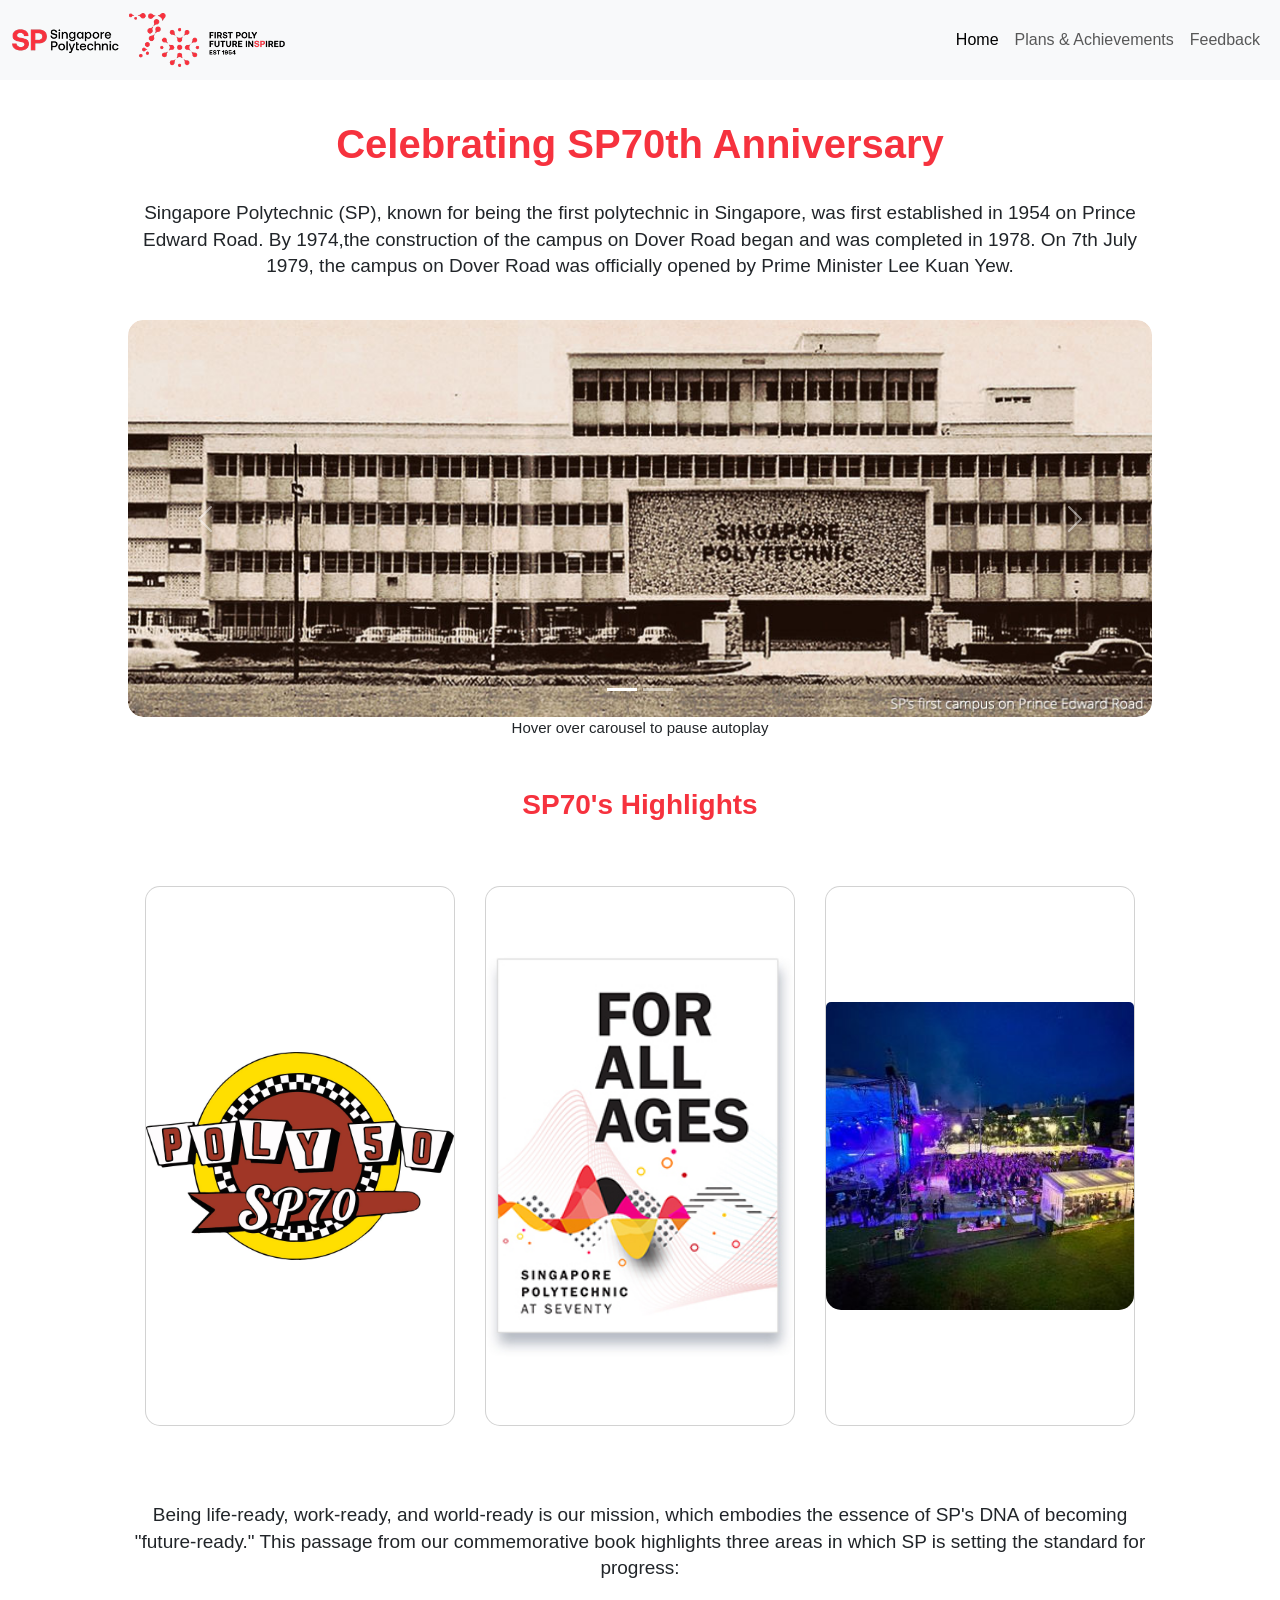
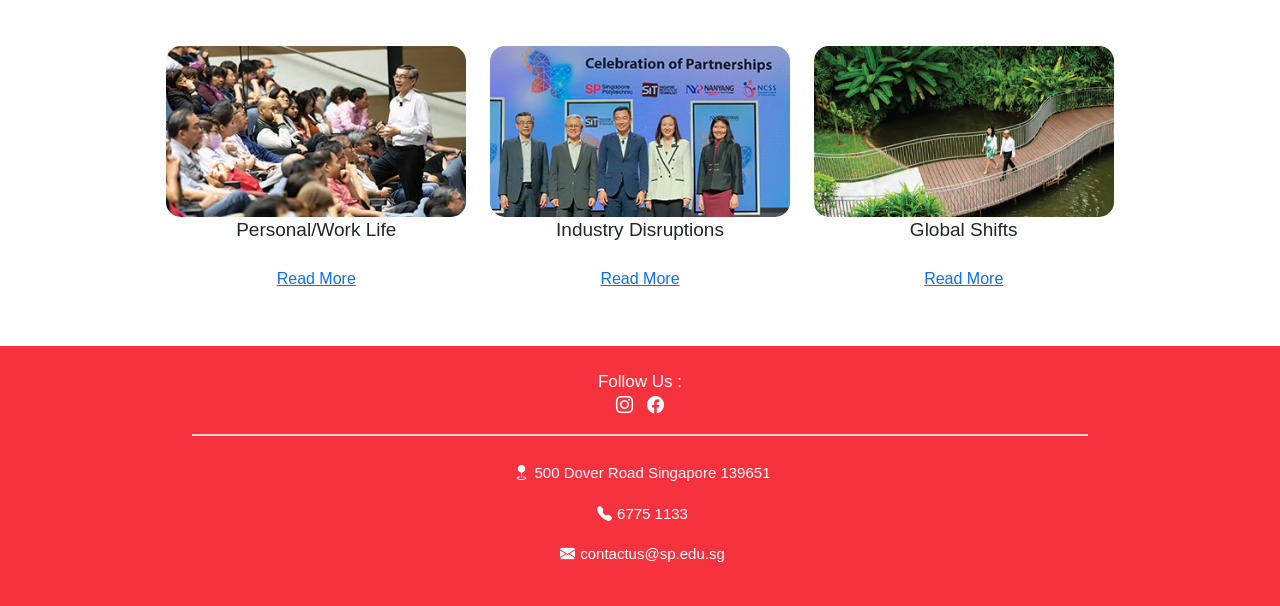
<file: index.html>
<!DOCTYPE html>
<html lang="en">
<head>
    <meta charset="UTF-8">
    <meta name="viewport" content="width=device-width, initial-scale=1.0">

    <!-- Bootstrap CSS -->
    <link href="https://cdn.jsdelivr.net/npm/bootstrap@5.2.3/dist/css/bootstrap.min.css" rel="stylesheet">
      
    <!-- Bootstrap Icons -->
    <link rel="stylesheet" href="https://cdn.jsdelivr.net/npm/bootstrap-icons@1.5.0/font/bootstrap-icons.css">

    <!-- Linking stylesheets -->
    <link href="css/styles.css" rel="stylesheet">
    <link href="css/page1.css" rel="stylesheet">

    <title> 
    SP 70th Anniversary
    </title>


</head>
<body>

<!-- navbar, change background color of navbar, and made the top fixed -->
<nav class="navbar navbar-expand-sm bg-light fixed-top">

    <!-- 100% width -->    
    <div class="container-fluid">

      <!-- image of sp logo for brand -->
      <a class="navbar-brand" href="#">
        <img src="images/sp-70-logo.png" alt="SP 70 Logo"> 
      </a>

      <!-- button -->
      <button class="navbar-toggler" type="button" data-bs-toggle="collapse" 
        data-bs-target="#collapse" aria-controls="collapse" 
        aria-expanded="false" aria-label="Toggle navigation">
        <span class="navbar-toggler-icon"></span>
      </button> 
      
      <!-- makes navbar collapsible -->
      <div class="collapse navbar-collapse" id="collapse">

        <!-- links to other pages -->
        <div class="navbar-nav">
            <a class="nav-link active" aria-current="page" href="index.html" id="pg1">Home</a>
            <a class="nav-link" href="html/page2.html" id="pg2">Plans & Achievements</a>
            <a class="nav-link"  href="html/page3.html" id="pg3">Feedback</a>
        </div>
      </div>

    </div>
</nav>

<br><br><br><!-- line breaks -->

<!-- use bootstrap grid system and centered text -->
<div class="col-md-12 text-center" id="top">

  <br><br><!-- line breaks -->

  <!-- header -->
  <header>  
    <!-- make text bold -->
    <h1 class="fw-bold">Celebrating SP70th Anniversary</h1>
  </header>
  
  <br> <!-- line break -->

  <p>
    Singapore Polytechnic (SP), known for being the first polytechnic in Singapore, was first established in 1954 on Prince Edward Road. 
    By 1974,the construction of the campus on Dover Road began and was completed in 1978. On 7th July 1979, the campus on Dover Road was officially opened by 
    Prime Minister Lee Kuan Yew.
  </p>

  <br> <!-- line break -->

<!-- Carousel -->
<div id="campusimg" class="carousel slide" data-bs-ride="carousel">

  <!-- The slideshow/carousel -->
  <div class="carousel-inner">
    <div class="carousel-item active">
      <img src="images/sp-campus-old-2.jpg" alt="old campus">
    </div>
    <div class="carousel-item">
      <img src="images/sp-campus-now-3.jpg" alt="new campus">
    </div>

  <!-- Indicators/dots -->
  <div class="carousel-indicators">
    <button type="button" data-bs-target="#campusimg" data-bs-slide-to="0" class="active"></button>
    <button type="button" data-bs-target="#campusimg" data-bs-slide-to="1"></button>
  </div>  

  <!-- Left and right controls/icons -->
  <button class="carousel-control-prev" type="button" data-bs-target="#campusimg" data-bs-slide="prev">
    <span class="carousel-control-prev-icon"></span>
  </button>
  <button class="carousel-control-next" type="button" data-bs-target="#campusimg" data-bs-slide="next">
    <span class="carousel-control-next-icon"></span>
  </button>
  </div>

</div></div>

<!-- figcaption -->
<figcaption class="text-center">Hover over carousel to pause autoplay</figcaption>



<br><br><!-- line breaks -->

<!-- use bootstrap grid system and centered text -->
<h3 class="col-md-12 text-center fw-bold" id="mid">
  SP70's Highlights
</h3> 


<br><!-- line break -->

<!-- use bootstrap grid system, jusitified content to cnter , flex items and flex wrao  -->
<div class="col-md-12 justify-content-center d-flex flex-wrap" id="mid2">
<div class="card overflow-hidden justify-content-center">
  <img src="images/poly50xsp70.jpg" class="card-img-top" alt="sp50 x sp70">
  <div class="card-body position-absolute d-flex flex-column"> 
    <h5 class="card-title fw-bold text-center">SP50 x SP70</h5>
    <p class="card-text text-center">POLY50 celebrates SP's 70th anniversary! This year, 
      participants will enjoy an exciting race focused on sustainability. We aim to inspire everyone 
      to support a greener future. For the first time, the whole campus will be closed for a full round-campus 
      relay race.
    </p>
    <a href="#card" class="btn">Sign Up</a>
  </div>
</div>

<div class="card overflow-hidden justify-content-center">
  <img src="images/sp70book.jpg" class="card-img-top" alt="sp70 book">
  <div class="card-body position-absolute d-flex flex-column"> 
    <h5 class="card-title fw-bold text-center">SP70 Commemorative Book</h5>
    <p class="card-text text-center">We have released a commemorative book titled 
      "For All Ages, Singapore Polytechnic At Seventy" in honor of SP's 70th anniversary. 
      It covers some of the people and events that have molded us over the years. 
    </p>
    <a href="#card" class="btn">Download the Book</a>
  </div>
</div>

<div class="card overflow-hidden justify-content-center">
  <img src="images/sp70-music-festival.jpg" class="card-img-top" alt="sp50 x sp70">
  <div class="card-body position-absolute d-flex flex-column"> 
    <h5 class="card-title fw-bold text-center">SP70 Music Festival</h5>
    <p class="card-text text-center">We celebrated our 70th anniversary with a music festival at SP. 
      Despite the rain, thousands of attendees danced, especially during performances by local 
      artists Marian Carmel, Rangga Jones, and Evan Low. The festival highlighted the importance of 
      youth mental health and showed that mental health and music can go hand in hand. 
    </p>
    <a href="#card" class="btn">Learn More</a>
  </div>
</div>

</div>

  
<br><br><!-- line breaks -->


<!-- use bootstrap grid system and centered text -->
<p class="col-md-12 text-center" id="future">
  Being life-ready, work-ready, and world-ready is our mission, which embodies the essence of SP's DNA of becoming 
  "future-ready." This passage from our commemorative book highlights three areas in which SP is setting the standard for 
  progress:
</p>


<br><br><!-- line breaks -->

<!-- centered text -->
<div class="text-center" id="part3">
<div class="row">

  <!--modal 1-->
  <div class="col-md-4">
  <!-- adding img for modal -->
  <img src="images/personal-work-life.jpg" alt="personal work life">
  <p>Personal/Work Life</p>
  <button type="button" class="btn btn-link" data-bs-toggle="modal" data-bs-target="#worklife">
  Read More
  </button>
  <div class="modal fade" id="worklife">
    <!-- moved modal to center of the screen when opened -->
    <div class="modal-dialog modal-dialog-centered">
      <div class="modal-content">
        <!-- Modal Header -->
        <div class="modal-header">
          <h4 class="modal-title">Personal/Work Life</h4>
          <button type="button" class="btn-close" data-bs-dismiss="modal"></button>
        </div>   
        <!-- Modal body -->
        <div class="modal-body">
          Both personal and professional spheres are changing dramatically. Global connectivity 
          is a fundamental component of SP's "future-ready" DNA. This involves encouraging an interest 
          in the rest of the world and all of its diversity. Together with increasing one's ability to comprehend 
          the needs of users, consumers, markets, and audiences, an international perspective also fosters empathy for 
          individuals from different cultural backgrounds, which is essential in most professional domains.
        </div>
        <!-- Modal footer -->
        <div class="modal-footer">
          <button type="button" class="btn btn-danger" data-bs-dismiss="modal">Close</button>
        </div>
      </div>
    </div>
  </div>
  </div>

  <br><br> <!-- line breaks -->

  <!--modal 2-->
  <div class="col-md-4">

    <!-- adding img for modal -->
    <img src="images/industry-disruption.jpg" alt="industry disruptions"><p>Industry Disruptions</p>
    <button type="button" class="btn btn-link" data-bs-toggle="modal" data-bs-target="#industry">
      Read More
    </button>
    <div class="modal fade" id="industry">
      <!-- moved modal to center of the screen when opened -->
      <div class="modal-dialog modal-dialog-centered">
        <div class="modal-content">
    
          <!-- Modal Header -->
          <div class="modal-header">
            <h4 class="modal-title">Industry Disruptions</h4>
            <button type="button" class="btn-close" data-bs-dismiss="modal"></button>
          </div>
    
          <!-- Modal body -->
          <div class="modal-body">
            With revolutionary advancements in fields like artificial intelligence (AI), machine learning,
            the Internet of Things (IoT), and robotics, the entire industrial sector has grown considerably
            more disruptive. In order to remain competitive in the future, SP must welcome and adjust to changes
            in the industry, whether they come from advancements in technology or other changes in the workplace. 
            The only way to protect yourself from the worst kind of disruption and displacement is to prepare for 
            the future.
          </div>
    
          <!-- Modal footer -->
          <div class="modal-footer">
            <button type="button" class="btn btn-danger" data-bs-dismiss="modal">Close</button>
          </div>
    
        </div>
      </div>
    </div>
  </div>

  <br><br> <!-- line breaks -->

  <!--modal 3-->
  <div class="col-md-4">
    <!-- adding img for modal -->
    <img src="images/global-shifts.jpg" alt="globsl shifts"><p>Global Shifts</p>
    <button type="button" class="btn btn-link" data-bs-toggle="modal" data-bs-target="#global">
      Read More
    </button>
    <div class="modal fade" id="global">
      <!-- moved modal to center of the screen when opened -->
      <div class="modal-dialog modal-dialog-centered">
        <div class="modal-content">
  
        <!-- Modal Header -->
        <div class="modal-header">
          <h4 class="modal-title">Global Shifts</h4>
          <button type="button" class="btn-close" data-bs-dismiss="modal"></button>
        </div>
  
        <!-- Modal body -->
        <div class="modal-body">
          For the majority of people, climate change is the most important global issue currently facing the world. 
          At Singapore Polytechnic, this subject is very important because efforts to make students more "future-ready" 
          center on addressing sustainability, always from a comprehensive, big-picture perspective. One of the ten Common 
          Core Curriculum modules, the Polytechnic's Sustainable Innovation Project (SIP), is where this commitment is most evident. 
          Students work on this learning experience in their second year of study, culminating in a capstone project.
        </div>
  
        <!-- Modal footer -->
        <div class="modal-footer">
          <button type="button" class="btn btn-danger" data-bs-dismiss="modal">Close</button>
        </div>
  
        </div>
      </div>
    </div>
  </div>
  </div>
</div>

<br><br> <!-- line breaks -->


<!--footer-->
<footer class="col-md-12">

<br>

  <p class="socials">Follow Us :<br> <a href= "https://www.instagram.com/singaporepoly/" target=" " ><i class="bi bi-instagram"></i></a>
    <a href="https://www.facebook.com/singaporepolytechnic" target=" "><i class="bi bi-facebook"></i></a>
 
  </p>

    <hr class="bottomline"> <!-- Horizontal Rule -->
  
  <br> <!-- line break -->

  <div class="info">
    <p><i class="bi bi-geo-fill"></i>500 Dover Road Singapore 139651</p>
    <p><i class="bi bi-telephone-fill"></i>6775 1133</p>
    <p><i class="bi bi-envelope-fill"></i>contactus@sp.edu.sg</p>
  </div>

<br>  <!-- line break -->

</footer>  

<!-- Javascripts Bootstrap -->
<script src="https://cdn.jsdelivr.net/npm/bootstrap@5.2.3/dist/js/bootstrap.bundle.min.js"></script>

<!--Link JavaScript file-->
<script src="javascript/index.js" defer></script>

</body>
</html>

<!-- citations -->

<!-- 
https://www.sp.edu.sg/sp70#stories
https://www.sp.edu.sg/sp/about-sp/publications/sp70-for-all-ages
https://www.sp.edu.sg/ccas/our-events/poly-50
https://www.sp.edu.sg/sma/about-sma/our-achievements
https://www.sp.edu.sg/engineering-cluster/eee/courses/full-time-diplomas/computer-engineering/achievements
https://www.sp.edu.sg/engineering-cluster/eee/courses/full-time-diplomas/engineering-with-business/achievements
https://www.sp.edu.sg/engineering-cluster/eee/courses/full-time-diplomas/electrical-electronic-engineering/achievements
-->

<!-- bootstrap icons citations-->
<!--
https://icons.getbootstrap.com/icons/instagram/
https://icons.getbootstrap.com/icons/facebook/
https://icons.getbootstrap.com/icons/geo-fill/
https://icons.getbootstrap.com/icons/telephone-fill/
https://icons.getbootstrap.com/icons/envelope-fill/
-->
</file>
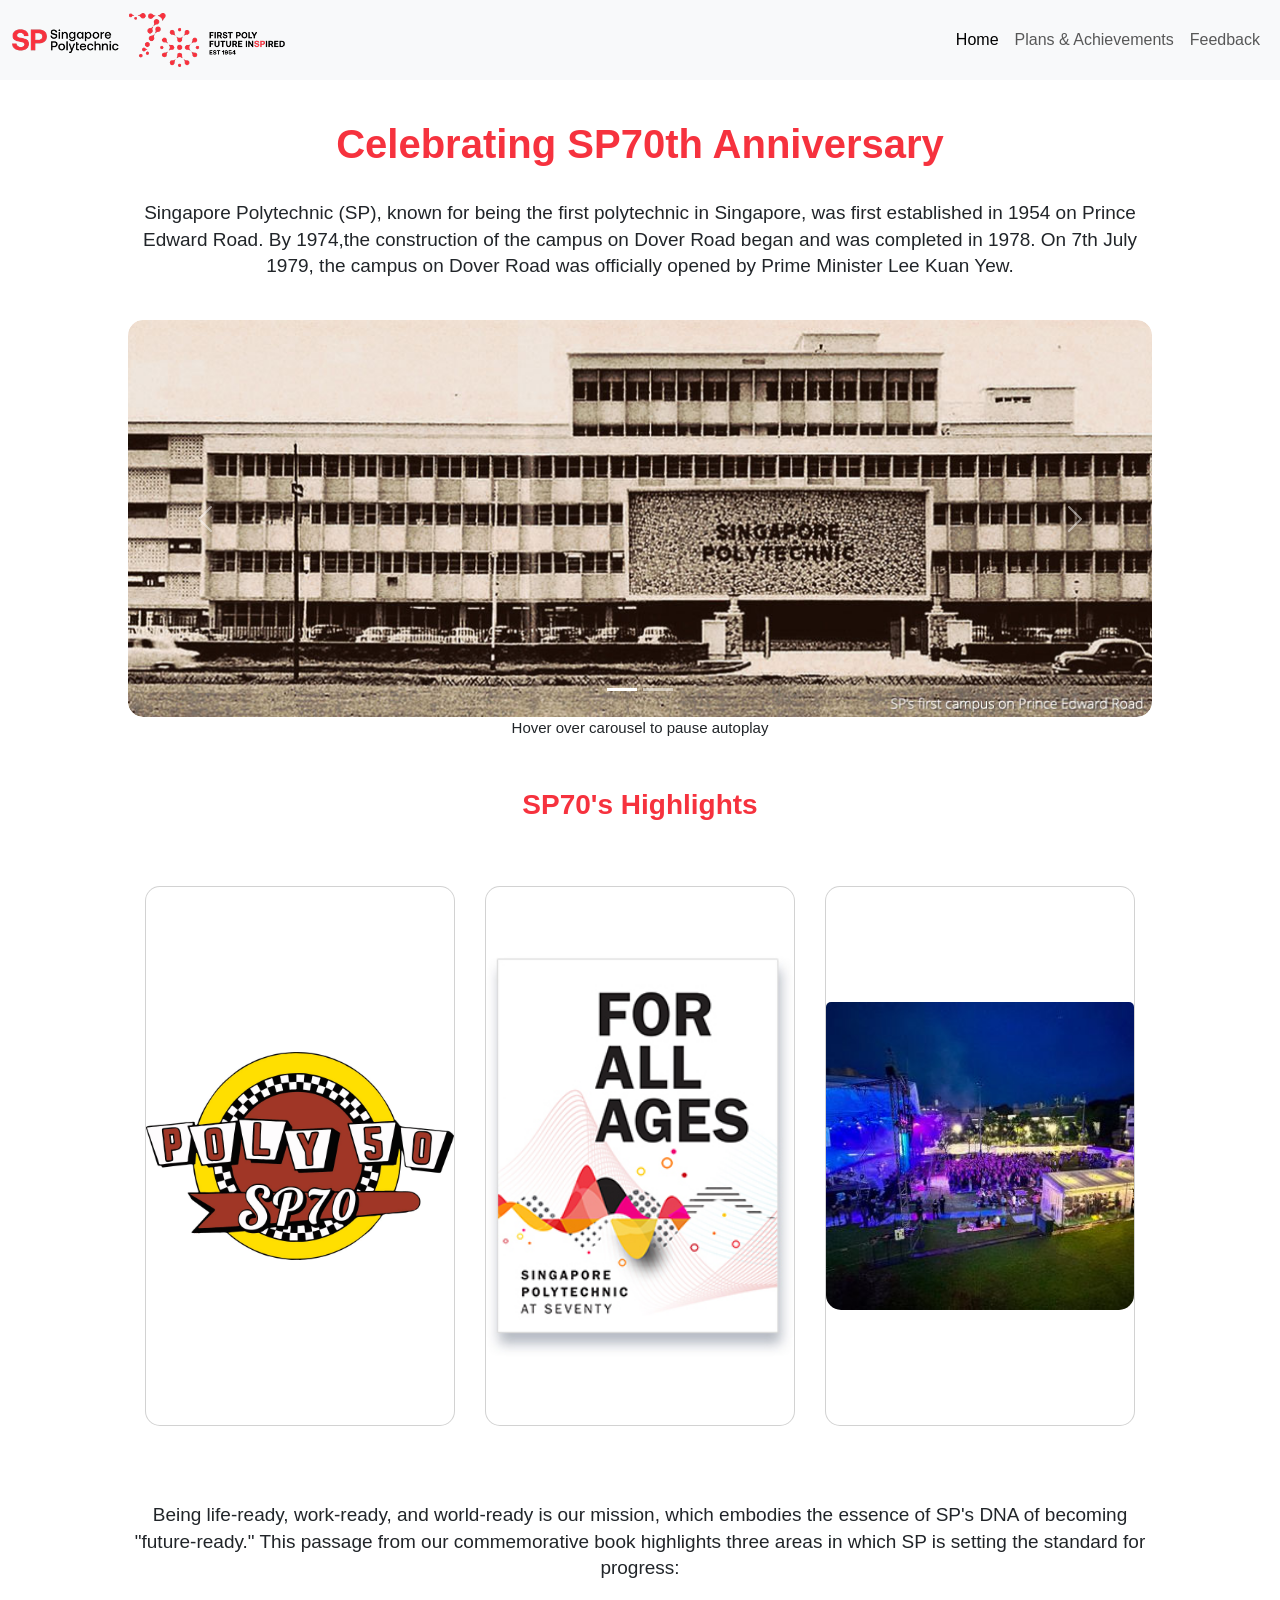
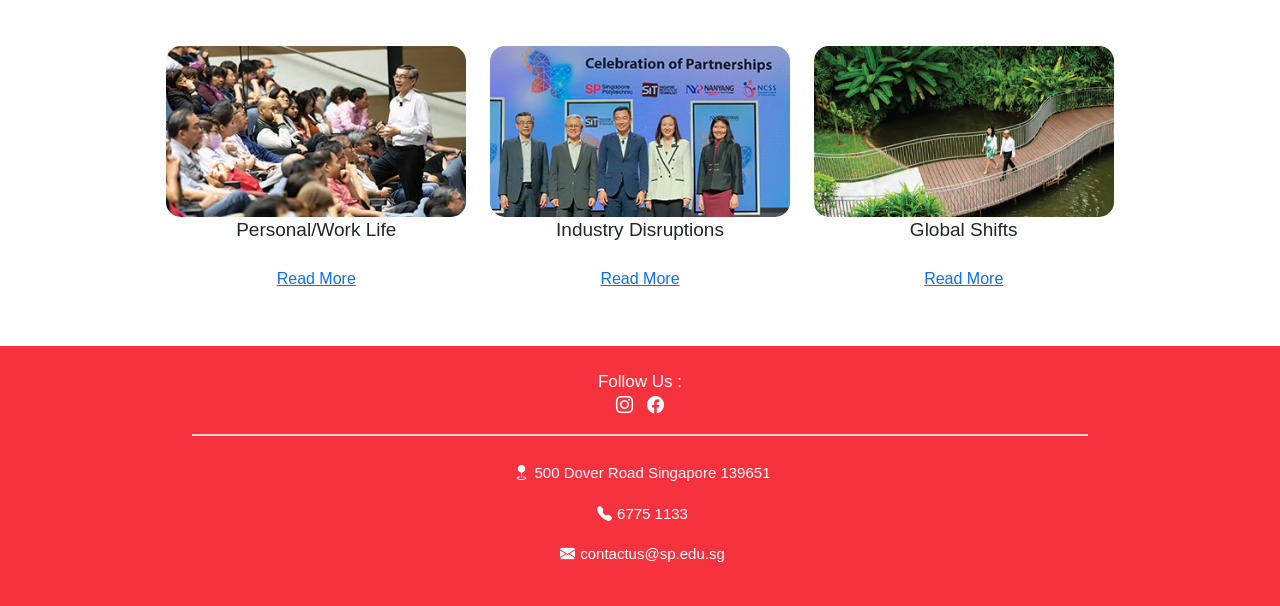
<file: html/index.html>
<!DOCTYPE html>
<html lang="en">
<head>
    <meta charset="UTF-8">
    <meta name="viewport" content="width=device-width, initial-scale=1.0">

    <!-- Bootstrap CSS -->
    <link href="https://cdn.jsdelivr.net/npm/bootstrap@5.2.3/dist/css/bootstrap.min.css" rel="stylesheet">
      
    <!-- Bootstrap Icons -->
    <link rel="stylesheet" href="https://cdn.jsdelivr.net/npm/bootstrap-icons@1.5.0/font/bootstrap-icons.css">

    <!-- Linking stylesheets -->
    <link href="../css/styles.css" rel="stylesheet">
    <link href="../css/page1.css" rel="stylesheet">

    <title> 
    SP 70th Anniversary
    </title>


</head>
<body>

<!-- navbar, change background color of navbar, and made the top fixed -->
<nav class="navbar navbar-expand-sm bg-light fixed-top">

    <!-- 100% width -->    
    <div class="container-fluid">

      <!-- image of sp logo for brand -->
      <a class="navbar-brand" href="#">
        <img src="../images/sp-70-logo.png" alt="SP 70 Logo"> 
      </a>

      <!-- button -->
      <button class="navbar-toggler" type="button" data-bs-toggle="collapse" 
        data-bs-target="#collapse" aria-controls="collapse" 
        aria-expanded="false" aria-label="Toggle navigation">
        <span class="navbar-toggler-icon"></span>
      </button> 
      
      <!-- makes navbar collapsible -->
      <div class="collapse navbar-collapse" id="collapse">

        <!-- links to other pages -->
        <div class="navbar-nav">
            <a class="nav-link active" aria-current="page" href="index.html" id="pg1">Home</a>
            <a class="nav-link" href="page2.html" id="pg2">Plans & Achievements</a>
            <a class="nav-link"  href="page3.html" id="pg3">Feedback</a>
        </div>
      </div>

    </div>
</nav>

<br><br><br><!-- line breaks -->

<!-- use bootstrap grid system and centered text -->
<div class="col-md-12 text-center" id="top">

  <br><br><!-- line breaks -->

  <!-- header -->
  <header>  
    <!-- make text bold -->
    <h1 class="fw-bold">Celebrating SP70th Anniversary</h1>
  </header>
  
  <br> <!-- line break -->

  <p>
    Singapore Polytechnic (SP), known for being the first polytechnic in Singapore, was first established in 1954 on Prince Edward Road. 
    By 1974,the construction of the campus on Dover Road began and was completed in 1978. On 7th July 1979, the campus on Dover Road was officially opened by 
    Prime Minister Lee Kuan Yew.
  </p>

  <br> <!-- line break -->

<!-- Carousel -->
<div id="campusimg" class="carousel slide" data-bs-ride="carousel">

  <!-- The slideshow/carousel -->
  <div class="carousel-inner">
    <div class="carousel-item active">
      <img src="../images/sp-campus-old-2.jpg" alt="old campus">
    </div>
    <div class="carousel-item">
      <img src="../images/sp-campus-now-3.jpg" alt="new campus">
    </div>

  <!-- Indicators/dots -->
  <div class="carousel-indicators">
    <button type="button" data-bs-target="#campusimg" data-bs-slide-to="0" class="active"></button>
    <button type="button" data-bs-target="#campusimg" data-bs-slide-to="1"></button>
  </div>  

  <!-- Left and right controls/icons -->
  <button class="carousel-control-prev" type="button" data-bs-target="#campusimg" data-bs-slide="prev">
    <span class="carousel-control-prev-icon"></span>
  </button>
  <button class="carousel-control-next" type="button" data-bs-target="#campusimg" data-bs-slide="next">
    <span class="carousel-control-next-icon"></span>
  </button>
  </div>

</div></div>

<!-- figcaption -->
<figcaption class="text-center">Hover over carousel to pause autoplay</figcaption>



<br><br><!-- line breaks -->

<!-- use bootstrap grid system and centered text -->
<h3 class="col-md-12 text-center fw-bold" id="mid">
  SP70's Highlights
</h3> 


<br><!-- line break -->

<!-- use bootstrap grid system, jusitified content to cnter , flex items and flex wrao  -->
<div class="col-md-12 justify-content-center d-flex flex-wrap" id="mid2">
<div class="card overflow-hidden justify-content-center">
  <img src="../images/poly50xsp70.jpg" class="card-img-top" alt="sp50 x sp70">
  <div class="card-body position-absolute d-flex flex-column"> 
    <h5 class="card-title fw-bold text-center">SP50 x SP70</h5>
    <p class="card-text text-center">POLY50 celebrates SP's 70th anniversary! This year, 
      participants will enjoy an exciting race focused on sustainability. We aim to inspire everyone 
      to support a greener future. For the first time, the whole campus will be closed for a full round-campus 
      relay race.
    </p>
    <a href="#card" class="btn">Sign Up</a>
  </div>
</div>

<div class="card overflow-hidden justify-content-center">
  <img src="../images/sp70book.jpg" class="card-img-top" alt="sp70 book">
  <div class="card-body position-absolute d-flex flex-column"> 
    <h5 class="card-title fw-bold text-center">SP70 Commemorative Book</h5>
    <p class="card-text text-center">We have released a commemorative book titled 
      "For All Ages, Singapore Polytechnic At Seventy" in honor of SP's 70th anniversary. 
      It covers some of the people and events that have molded us over the years. 
    </p>
    <a href="#card" class="btn">Download the Book</a>
  </div>
</div>

<div class="card overflow-hidden justify-content-center">
  <img src="../images/sp70-music-festival.jpg" class="card-img-top" alt="sp50 x sp70">
  <div class="card-body position-absolute d-flex flex-column"> 
    <h5 class="card-title fw-bold text-center">SP70 Music Festival</h5>
    <p class="card-text text-center">We celebrated our 70th anniversary with a music festival at SP. 
      Despite the rain, thousands of attendees danced, especially during performances by local 
      artists Marian Carmel, Rangga Jones, and Evan Low. The festival highlighted the importance of 
      youth mental health and showed that mental health and music can go hand in hand. 
    </p>
    <a href="#card" class="btn">Learn More</a>
  </div>
</div>

</div>

  
<br><br><!-- line breaks -->


<!-- use bootstrap grid system and centered text -->
<p class="col-md-12 text-center" id="future">
  Being life-ready, work-ready, and world-ready is our mission, which embodies the essence of SP's DNA of becoming 
  "future-ready." This passage from our commemorative book highlights three areas in which SP is setting the standard for 
  progress:
</p>


<br><br><!-- line breaks -->

<!-- centered text -->
<div class="text-center" id="part3">
<div class="row">

  <!--modal 1-->
  <div class="col-md-4">
  <!-- adding img for modal -->
  <img src="../images/personal-work-life.jpg" alt="personal work life">
  <p>Personal/Work Life</p>
  <button type="button" class="btn btn-link" data-bs-toggle="modal" data-bs-target="#worklife">
  Read More
  </button>
  <div class="modal fade" id="worklife">
    <!-- moved modal to center of the screen when opened -->
    <div class="modal-dialog modal-dialog-centered">
      <div class="modal-content">
        <!-- Modal Header -->
        <div class="modal-header">
          <h4 class="modal-title">Personal/Work Life</h4>
          <button type="button" class="btn-close" data-bs-dismiss="modal"></button>
        </div>   
        <!-- Modal body -->
        <div class="modal-body">
          Both personal and professional spheres are changing dramatically. Global connectivity 
          is a fundamental component of SP's "future-ready" DNA. This involves encouraging an interest 
          in the rest of the world and all of its diversity. Together with increasing one's ability to comprehend 
          the needs of users, consumers, markets, and audiences, an international perspective also fosters empathy for 
          individuals from different cultural backgrounds, which is essential in most professional domains.
        </div>
        <!-- Modal footer -->
        <div class="modal-footer">
          <button type="button" class="btn btn-danger" data-bs-dismiss="modal">Close</button>
        </div>
      </div>
    </div>
  </div>
  </div>

  <br><br> <!-- line breaks -->

  <!--modal 2-->
  <div class="col-md-4">

    <!-- adding img for modal -->
    <img src="../images/industry-disruption.jpg" alt="industry disruptions"><p>Industry Disruptions</p>
    <button type="button" class="btn btn-link" data-bs-toggle="modal" data-bs-target="#industry">
      Read More
    </button>
    <div class="modal fade" id="industry">
      <!-- moved modal to center of the screen when opened -->
      <div class="modal-dialog modal-dialog-centered">
        <div class="modal-content">
    
          <!-- Modal Header -->
          <div class="modal-header">
            <h4 class="modal-title">Industry Disruptions</h4>
            <button type="button" class="btn-close" data-bs-dismiss="modal"></button>
          </div>
    
          <!-- Modal body -->
          <div class="modal-body">
            With revolutionary advancements in fields like artificial intelligence (AI), machine learning,
            the Internet of Things (IoT), and robotics, the entire industrial sector has grown considerably
            more disruptive. In order to remain competitive in the future, SP must welcome and adjust to changes
            in the industry, whether they come from advancements in technology or other changes in the workplace. 
            The only way to protect yourself from the worst kind of disruption and displacement is to prepare for 
            the future.
          </div>
    
          <!-- Modal footer -->
          <div class="modal-footer">
            <button type="button" class="btn btn-danger" data-bs-dismiss="modal">Close</button>
          </div>
    
        </div>
      </div>
    </div>
  </div>

  <br><br> <!-- line breaks -->

  <!--modal 3-->
  <div class="col-md-4">
    <!-- adding img for modal -->
    <img src="../images/global-shifts.jpg" alt="globsl shifts"><p>Global Shifts</p>
    <button type="button" class="btn btn-link" data-bs-toggle="modal" data-bs-target="#global">
      Read More
    </button>
    <div class="modal fade" id="global">
      <!-- moved modal to center of the screen when opened -->
      <div class="modal-dialog modal-dialog-centered">
        <div class="modal-content">
  
        <!-- Modal Header -->
        <div class="modal-header">
          <h4 class="modal-title">Global Shifts</h4>
          <button type="button" class="btn-close" data-bs-dismiss="modal"></button>
        </div>
  
        <!-- Modal body -->
        <div class="modal-body">
          For the majority of people, climate change is the most important global issue currently facing the world. 
          At Singapore Polytechnic, this subject is very important because efforts to make students more "future-ready" 
          center on addressing sustainability, always from a comprehensive, big-picture perspective. One of the ten Common 
          Core Curriculum modules, the Polytechnic's Sustainable Innovation Project (SIP), is where this commitment is most evident. 
          Students work on this learning experience in their second year of study, culminating in a capstone project.
        </div>
  
        <!-- Modal footer -->
        <div class="modal-footer">
          <button type="button" class="btn btn-danger" data-bs-dismiss="modal">Close</button>
        </div>
  
        </div>
      </div>
    </div>
  </div>
  </div>
</div>

<br><br> <!-- line breaks -->


<!--footer-->
<footer class="col-md-12">

<br>

  <p class="socials">Follow Us :<br> <a href= "https://www.instagram.com/singaporepoly/" target=" " ><i class="bi bi-instagram"></i></a>
    <a href="https://www.facebook.com/singaporepolytechnic" target=" "><i class="bi bi-facebook"></i></a>
 
  </p>

    <hr class="bottomline"> <!-- Horizontal Rule -->
  
  <br> <!-- line break -->

  <div class="info">
    <p><i class="bi bi-geo-fill"></i>500 Dover Road Singapore 139651</p>
    <p><i class="bi bi-telephone-fill"></i>6775 1133</p>
    <p><i class="bi bi-envelope-fill"></i>contactus@sp.edu.sg</p>
  </div>

<br>  <!-- line break -->

</footer>  

<!-- Javascripts Bootstrap -->
<script src="https://cdn.jsdelivr.net/npm/bootstrap@5.2.3/dist/js/bootstrap.bundle.min.js"></script>

<!--Link JavaScript file-->
<script src="../javascript/index.js" defer></script>

</body>
</html>

<!-- citations -->

<!-- 
https://www.sp.edu.sg/sp70#stories
https://www.sp.edu.sg/sp/about-sp/publications/sp70-for-all-ages
https://www.sp.edu.sg/ccas/our-events/poly-50
https://www.sp.edu.sg/sma/about-sma/our-achievements
https://www.sp.edu.sg/engineering-cluster/eee/courses/full-time-diplomas/computer-engineering/achievements
https://www.sp.edu.sg/engineering-cluster/eee/courses/full-time-diplomas/engineering-with-business/achievements
https://www.sp.edu.sg/engineering-cluster/eee/courses/full-time-diplomas/electrical-electronic-engineering/achievements
-->

<!-- bootstrap icons citations-->
<!--
https://icons.getbootstrap.com/icons/instagram/
https://icons.getbootstrap.com/icons/facebook/
https://icons.getbootstrap.com/icons/geo-fill/
https://icons.getbootstrap.com/icons/telephone-fill/
https://icons.getbootstrap.com/icons/envelope-fill/
-->
</file>
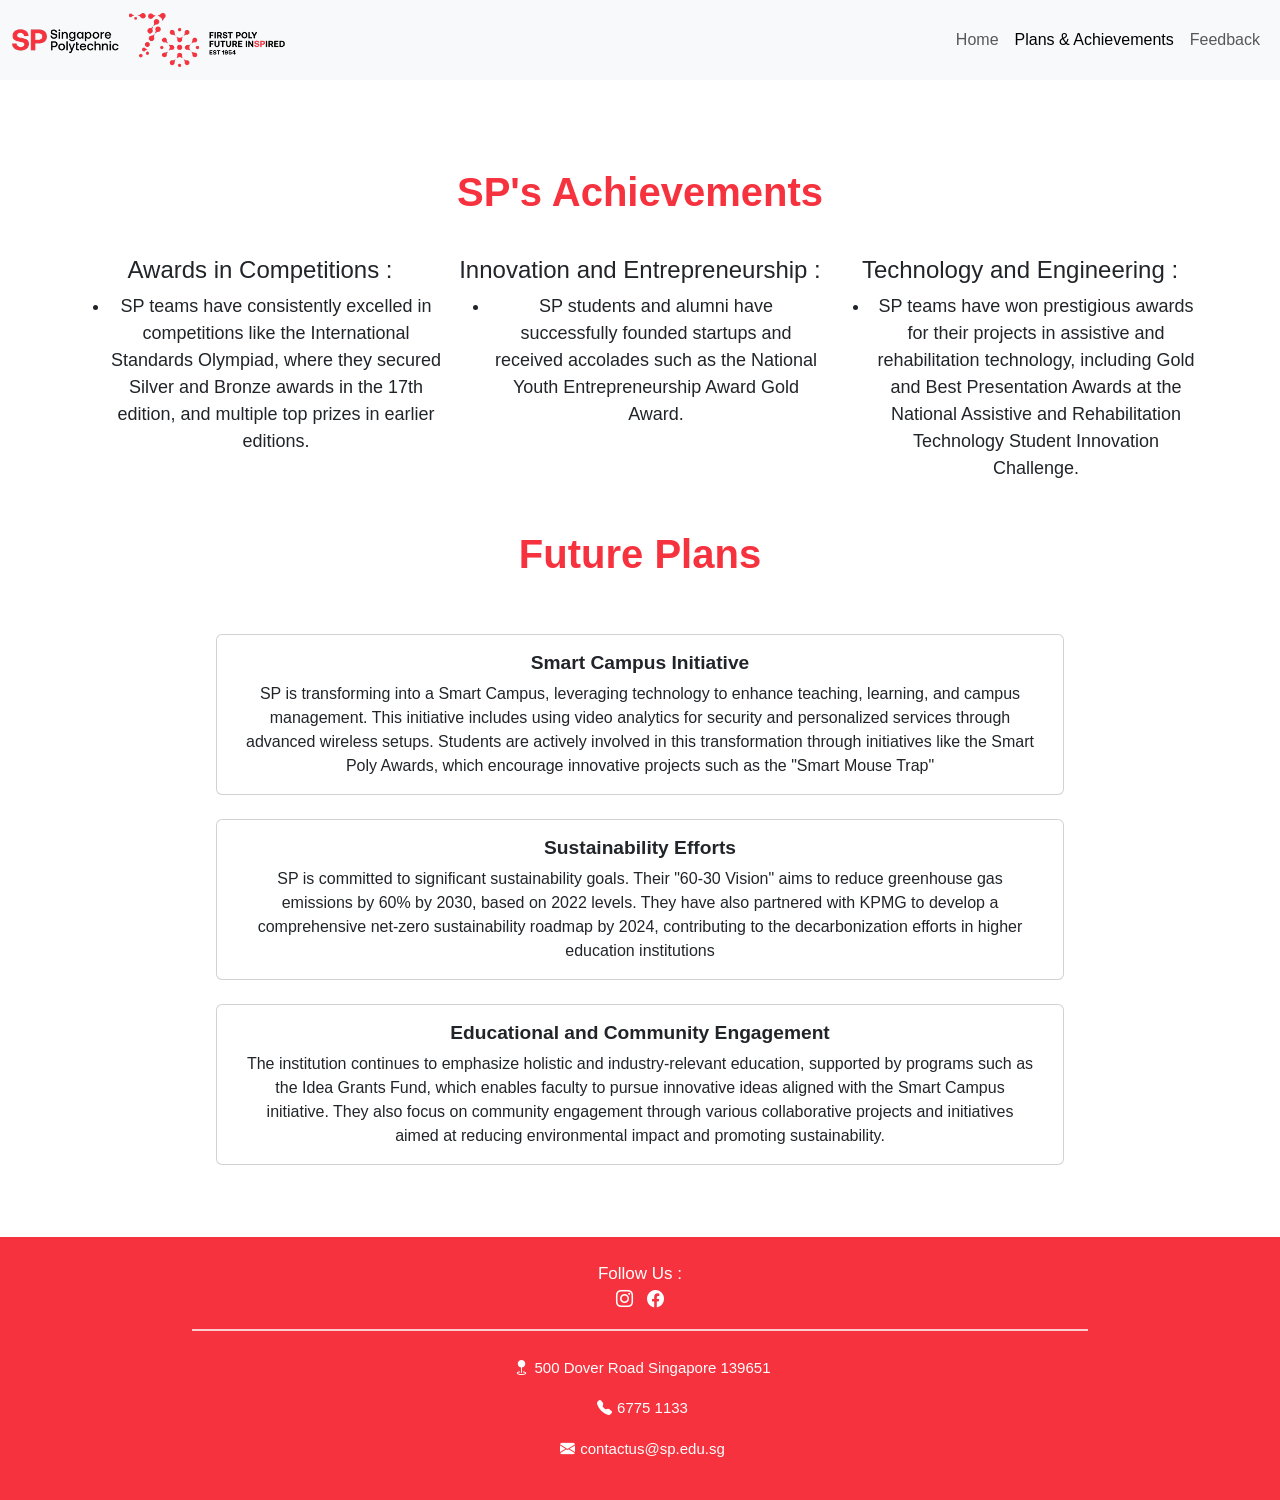
<file: html/page2.html>
<!DOCTYPE html>
<html lang="en">
<head>
    <meta charset="UTF-8">
    <meta name="viewport" content="width=device-width, initial-scale=1.0">

    <!-- Bootstrap CSS -->
    <link href="https://cdn.jsdelivr.net/npm/bootstrap@5.2.3/dist/css/bootstrap.min.css" rel="stylesheet">
      
    <!-- Bootstrap Icons -->
    <link rel="stylesheet" href="https://cdn.jsdelivr.net/npm/bootstrap-icons@1.5.0/font/bootstrap-icons.css">

    <!-- Linking stylesheet -->
    <link href="../css/styles.css" rel="stylesheet">
    <link href="../css/page2.css" rel="stylesheet">



    <title>
    SP 70th Anniversary
    </title>
</head>

<body>
  
<!-- navbar, change background color of navbar, and made the top fixed -->
<nav class="navbar navbar-expand-sm bg-light fixed-top">

  <!-- 100% width -->
  <div class="container-fluid">

    <!-- image of sp logo for brand -->
    <a class="navbar-brand" href="#">
      <img src="../images/sp-70-logo.png" alt="SP 70 Logo"> 
    </a>

    <!-- button -->
    <button class="navbar-toggler" type="button" data-bs-toggle="collapse" 
      data-bs-target="#collapse" aria-controls="collapse" 
      aria-expanded="false" aria-label="Toggle navigation">
      <span class="navbar-toggler-icon"></span>
    </button> 
     
    <!-- makes navbar collapsible -->
    <div class="collapse navbar-collapse" id="collapse">

      <!-- links to other pages -->
      <div class="navbar-nav">
          <a class="nav-link" href="../index.html" id="pg1">Home</a>
          <a class="nav-link active" aria-current="page" href="page2.html" id="pg2">Plans & Achievements</a>
          <a class="nav-link"  href="page3.html" id="pg3">Feedback</a>
      </div>
    </div>

  </div>
</nav>

<br><br><br>

<!-- use bootstrap grid system and centered text -->
<div class="col-md-12 text-center">
  
</div>

<br><br><br> <!-- line breaks -->

<!-- for achievements, use container and moved texts to center-->
<div class="container text-center" id="achievements">
  <br>

    <!-- header -->
    <header> 
      <h1 class="fw-bold">SP's Achievements</h1> 
    </header>
    <br>  <!-- line break -->

    <!-- bootstrap grid -->
    <div class="row">

        <!-- added padding to all sides -->
        <div class="col px-2 py-2">
          <h4>Awards in Competitions :</h4>
          <ul> <!-- using unordered list --> 
          <li>SP teams have consistently excelled in competitions like the International Standards Olympiad, where they secured Silver and Bronze awards in the 17th edition, and multiple top prizes in earlier editions.</li>
          </ul>
        </div>

        <!-- added padding to all sides -->
        <div class="col px-2 py-2">
          <h4>Innovation and Entrepreneurship :</h4>
          <ul> <!-- using unordered list -->
          <li>SP students and alumni have successfully founded startups and received accolades such as the National Youth Entrepreneurship Award Gold Award. </li>
          </ul>
        </div>

        <!-- added padding to all sides -->
        <div class="col px-2 py-2">
          <h4>Technology and Engineering :</h4>
          <ul> <!-- using unordered list -->
          <li>SP teams have won prestigious awards for their projects in assistive and rehabilitation technology, including Gold and Best Presentation Awards at the National Assistive and Rehabilitation Technology Student Innovation Challenge.</li>
          </ul>
        </div>
        
    </div> 

</div>

<br> <!-- line break -->

<!-- cards for future plans -->
<div class="col-md-12 text-center">
  <h1 class="fw-bold">Future Plans</h1>

  <br><br> <!-- line breaks -->

<!-- Card 1 --> <!-- bootstrap grid, justified content to center -->
<div class="row row-cols-1 row-cols-md-3 g-4 justify-content-center cards3">
  <div class="card">
    <div class="card-body">
      <!-- change font weight to bold -->
      <h5 class="card-title fw-bold">Smart Campus Initiative</h5>
        <p class="card-text">SP is transforming into a Smart Campus,
          leveraging technology to enhance teaching, learning, and campus management. This
          initiative includes using video analytics for security and personalized services through
          advanced wireless setups. Students are actively involved in this transformation through initiatives
          like the Smart Poly Awards, which encourage innovative projects such as the "Smart Mouse Trap" 
        </p>
    </div>
  </div>
          

  <div class="card">
    <div class="card-body">
      <!-- change font weight to bold -->
      <h5 class="card-title fw-bold">Sustainability Efforts</h5>
        <p class="card-text">SP is committed to significant sustainability goals.
          Their "60-30 Vision" aims to reduce greenhouse gas emissions by 60% by 2030,
          based on 2022 levels. They have also partnered with KPMG to develop a comprehensive
          net-zero sustainability roadmap by 2024, contributing to the decarbonization efforts
          in higher education institutions</p>
    </div>
  </div>

  <div class="card">
    <div class="card-body">
      <!-- change font weight to bold -->
      <h5 class="card-title fw-bold">Educational and Community Engagement</h5>
        <p class="card-text">The institution continues to emphasize holistic and industry-relevant
          education, supported by programs such as the Idea Grants Fund, which enables faculty to
          pursue innovative ideas aligned with the Smart Campus initiative. They also focus on
          community engagement through various collaborative projects and initiatives aimed at
          reducing environmental impact and promoting sustainability.</p>
    </div>
  </div>

</div>

</div>

<br><br><br> <!-- line breaks -->

<!-- footer -->
<footer class="col-md-12">

<br>

  <p class="socials">Follow Us :<br> <a href= "https://www.instagram.com/singaporepoly/" target=" " ><i class="bi bi-instagram"></i></a>
    <a href="https://www.facebook.com/singaporepolytechnic" target=" "><i class="bi bi-facebook"></i></a>
 
  </p>

    <hr class="bottomline"> <!-- Horizontal Rule -->
  
  <br>

  <div class="info">
    <p><i class="bi bi-geo-fill"></i>500 Dover Road Singapore 139651</p>
    <p><i class="bi bi-telephone-fill"></i>6775 1133</p>
    <p><i class="bi bi-envelope-fill"></i>contactus@sp.edu.sg</p>

<br> 

</footer>  



  <!-- Javascripts Bootstrap -->
  <script src="https://cdn.jsdelivr.net/npm/bootstrap@5.2.3/dist/js/bootstrap.bundle.min.js"></script>
  
  <!-- Linking JavaScript -->
  <script src="../javascript/pg2.js" defer></script>   
  
</body>
</html>

<!-- citations -->

<!-- 
https://www.sp.edu.sg/sp70#stories
https://www.sp.edu.sg/sp/about-sp/publications/sp70-for-all-ages
https://www.sp.edu.sg/ccas/our-events/poly-50
https://www.sp.edu.sg/sma/about-sma/our-achievements
https://www.sp.edu.sg/engineering-cluster/eee/courses/full-time-diplomas/computer-engineering/achievements
https://www.sp.edu.sg/engineering-cluster/eee/courses/full-time-diplomas/engineering-with-business/achievements
https://www.sp.edu.sg/engineering-cluster/eee/courses/full-time-diplomas/electrical-electronic-engineering/achievements
-->

<!-- bootstrap icons citations-->
<!--
https://icons.getbootstrap.com/icons/instagram/
https://icons.getbootstrap.com/icons/facebook/
https://icons.getbootstrap.com/icons/geo-fill/
https://icons.getbootstrap.com/icons/telephone-fill/
https://icons.getbootstrap.com/icons/envelope-fill/
-->
</file>
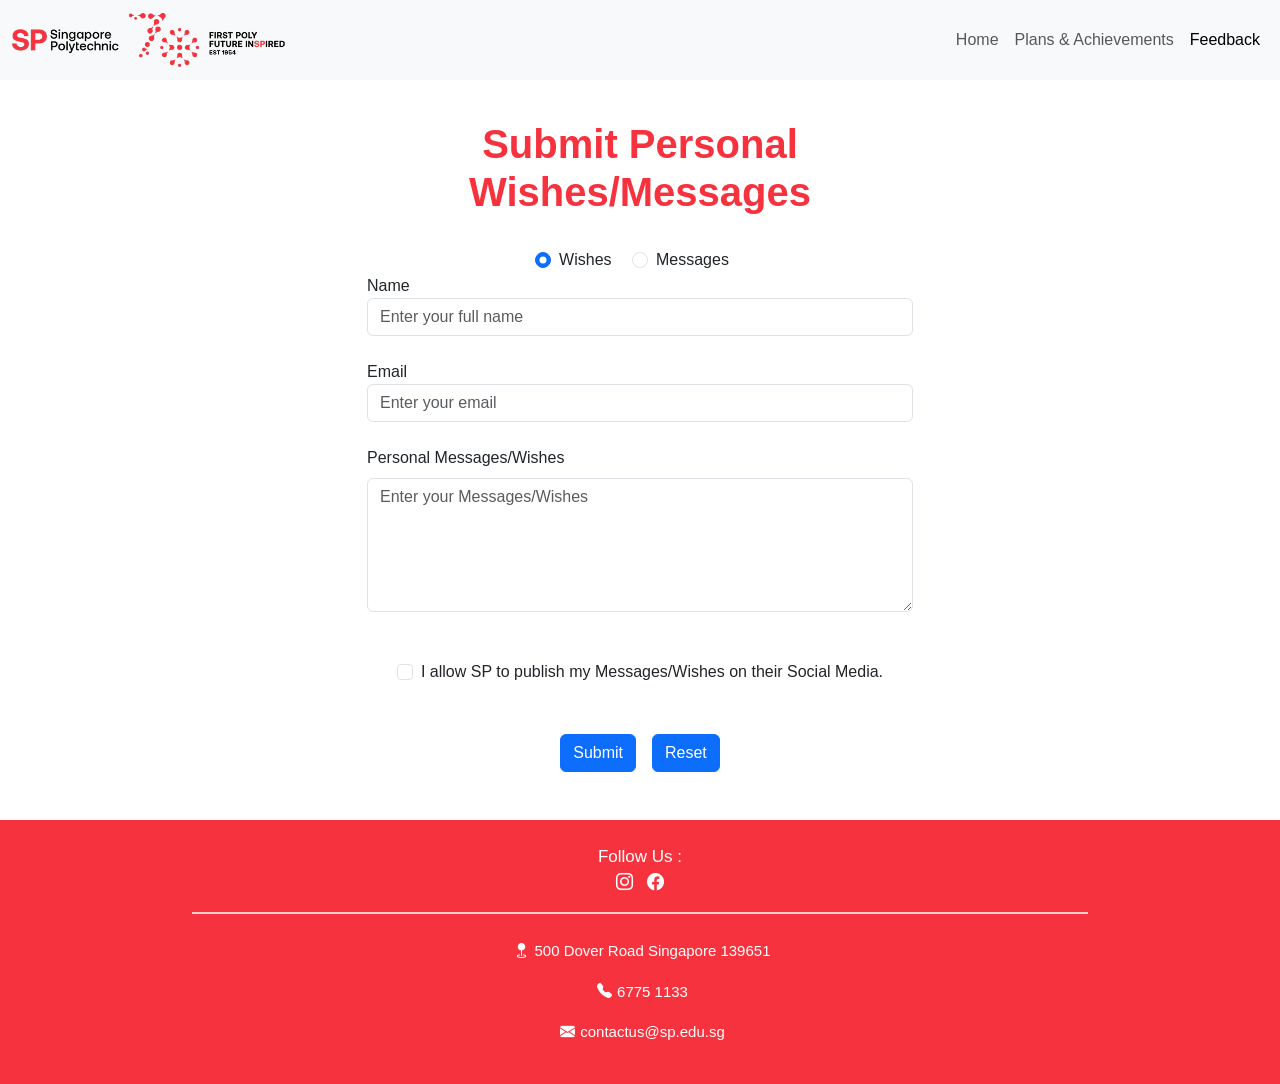
<file: html/page3.html>
<!DOCTYPE html>
<html lang="en">
<head>
    <meta charset="UTF-8">
    <meta name="viewport" content="width=device-width, initial-scale=1.0">

    <!-- Bootstrap CSS -->
    <link href="https://cdn.jsdelivr.net/npm/bootstrap@5.2.3/dist/css/bootstrap.min.css" rel="stylesheet">
      
    <!-- Bootstrap Icons -->
    <link rel="stylesheet" href="https://cdn.jsdelivr.net/npm/bootstrap-icons@1.5.0/font/bootstrap-icons.css">

    <!-- Linking stylesheet -->
    <link href="../css/styles.css" rel="stylesheet">
    <link href="../css/page3.css" rel="stylesheet">


    <title>
    SP 70th Anniversary
    </title>


</head>
<body>
    
<!-- navbar, change background color of navbar, and made the top fixed -->
<nav class="navbar navbar-expand-sm bg-light fixed-top">
    <!-- 100% width -->
    <div class="container-fluid">

      <!-- image of sp logo for brand -->
      <a class="navbar-brand" href="#">
        <img src="../images/sp-70-logo.png" alt="SP 70 Logo"> 
      </a>

      <!-- button -->
      <button class="navbar-toggler" type="button" data-bs-toggle="collapse" 
        data-bs-target="#collapse" aria-controls="collapse" 
        aria-expanded="false" aria-label="Toggle navigation">
        <span class="navbar-toggler-icon"></span>
      </button> 

      <!-- makes navbar collapsible -->
      <div class="collapse navbar-collapse" id="collapse">

        <!-- links to other pages -->
        <div class="navbar-nav">
            <a class="nav-link" href="../index.html" id="pg1">Home</a>
            <a class="nav-link" href="page2.html" id="pg2">Plans & Achievements</a>
            <a class="nav-link active" aria-current="page" href="page3.html" id="pg3">Feedback</a>
        </div>
      </div>

    </div>
</nav>


<br><br><br><br><br><!-- line breaks -->

<!-- form -->
<form name="form" id="form" action="#" method="post" class="container">

  
  <!-- creates horizontal row of elements -->
  <div class="row">

      <!-- The 'col-md-6' ensures div takes up half the available width, and the 'mx-auto' centers it horizontally. -->
      <div class="col-md-6 mx-auto">

        <!-- move text to center and change font weight of h1 to bold -->
        <header class="text-center">
          <h1 class="fw-bold">Submit Personal Wishes/Messages</h1>    
        </header>

        <br><!-- line break -->

        <!-- move text to center -->
        <div class="text-center">
          
          <!-- radios -->
          <div class="form-check form-check-inline">
          <input type="radio" class="form-check-input" id="wishes" name="wishes/msgs" value="wishes" checked>
          <label class="form-check-label" for="wishes">Wishes</label>
          </div>
          <div class="form-check form-check-inline">
          <input type="radio" class="form-check-input" id="msgs" name="wishes/msgs" value="msgs">
          <label class="form-check-label" for="msgs">Messages</label>
          </div>

        </div>
          
          
        <!-- text -->
        <label for = "userName">Name</label><div id="error"></div>         
        <input type ="text" class="form-control" id="userName" placeholder="Enter your full name" name="userName">

        <br> <!-- line break -->

        <!-- text -->
        <label for = "email">Email</label>
        <input type ="text" class="form-control" id="email" placeholder="Enter your email" name="email">

        <br> <!-- line break -->

        <!-- text area -->
        <label for="text-area" class="form-label">Personal Messages/Wishes</label>
        <textarea class="form-control" id="text-area" rows="5" placeholder="Enter your Messages/Wishes"></textarea>

        <br><br> <!-- line breaks -->

        <!-- flex container, moved text to center and justified content to center -->
        <div class="form-check d-flex text-center justify-content-center">
            <!-- checkbox -->
            <input class="form-check-input" type="checkbox" id="tncs" name="tncs" value="tncs"> <br>
            <!-- added padding of 2px to the left side -->
            <label class="form-check-label ps-2">I allow SP to publish my Messages/Wishes on their Social Media.</label> 
        </div>

        <br><br> <!-- line breaks -->
        
        <!-- flex container and justified content to center -->
        <div class="d-flex justify-content-center">

          <!-- added left and right margin to the two buttons -->
          <button type="submit" class="btn btn-primary mx-2">Submit</button>
          <button type="reset" class="btn btn-primary mx-2">Reset</button>

        </div>

    </div>
  </div>
</form>

<br><br> <!-- line breaks -->



<!-- footer -->
<footer class="col-md-12">
  
  <br>
  
    <p class="socials">Follow Us :<br> <a href= "https://www.instagram.com/singaporepoly/" target=" " ><i class="bi bi-instagram"></i></a>
      <a href="https://www.facebook.com/singaporepolytechnic" target=" "><i class="bi bi-facebook"></i></a>
   
    </p>
  
      <hr class="bottomline"> <!-- Horizontal Rule -->
    
    <br> <!-- line break -->
  
    <div class="info">
      <p><i class="bi bi-geo-fill"></i>500 Dover Road Singapore 139651</p>
      <p><i class="bi bi-telephone-fill"></i>6775 1133</p>
      <p><i class="bi bi-envelope-fill"></i>contactus@sp.edu.sg</p>
    </div>
  
  <br>  <!-- line break -->
  
</footer>  

  <!-- Javascripts Bootstrap -->
  <script src="https://cdn.jsdelivr.net/npm/bootstrap@5.2.3/dist/js/bootstrap.bundle.min.js"></script>

  <!-- Linking JavaScript -->
  <script src="../javascript/pg3.js" defer></script>
   
</body>
</html>

<!-- citations -->

<!-- 
https://www.sp.edu.sg/sp70#stories
https://www.sp.edu.sg/sp/about-sp/publications/sp70-for-all-ages
https://www.sp.edu.sg/ccas/our-events/poly-50
https://www.sp.edu.sg/sma/about-sma/our-achievements
https://www.sp.edu.sg/engineering-cluster/eee/courses/full-time-diplomas/computer-engineering/achievements
https://www.sp.edu.sg/engineering-cluster/eee/courses/full-time-diplomas/engineering-with-business/achievements
https://www.sp.edu.sg/engineering-cluster/eee/courses/full-time-diplomas/electrical-electronic-engineering/achievements
-->

<!-- bootstrap icons citations-->
<!--
https://icons.getbootstrap.com/icons/instagram/
https://icons.getbootstrap.com/icons/facebook/
https://icons.getbootstrap.com/icons/geo-fill/
https://icons.getbootstrap.com/icons/telephone-fill/
https://icons.getbootstrap.com/icons/envelope-fill/
-->
</file>
<file: css/styles.css>
/* changed font */
* {
    font-family: Arial, Helvetica, sans-serif ;
}

/* adjusted width and height */
.navbar img {
    width : 250px ; 
    height : 51px ;
}

/* justified content to end */
#collapse {
    justify-content: end;
}

/* changed text-decoration and color to underlined and red respectively when hovered over */
#collapse a:hover {
    text-decoration: underline ;
    color:#f6323e;
}

/* change background color */
footer {
    background: #f6323e ;
}

/* added padding to left right and bottom, changed font size , change text color to white and aligned text to center */
.socials {
    padding-left : 43% ;
    padding-right : 43% ;
    padding-bottom : 1px ;    
    font-size : 17px ;
    color : white ;
    text-align: center ;   
}

/* changed text color to white and added padding to left and right*/
i {
    color : white ;
    padding-left : 5px ;
    padding-right : 5px ;  
}

/* added margin , changed the width, border style, border width and opacity  */
.bottomline {
    margin : 0 auto ;
    opacity: 75% ;
    border-style : solid ;
    border-width : 0.8px ;
    color : white ;
    width : 70% ;
}

/* added padding to top left and right, changed text color to white, changed font size, aligned text to center and changed line hieght  */
.info p{
    padding-top: 2px ;
    padding-left : 35% ;
    padding-right : 35% ;
    color : white ;
    font-size : 15px ;
    text-align : center ;
    line-height: 1.5em ;
}


@media only screen and (max-width: 600px) {
    /* adjust width */
    .navbar img {
        width : 100% ;
    }

    /* adjusted padding to left and right */
    .socials {
        padding-left : 25% ;
        padding-right : 25% ;
    }

    /* adjusted padding to left and right */
    .info p {
        padding-left : 25% ;
        padding-right : 25% ;
    }
} 

@media only screen and (min-width : 601px) {
    /* adjust width */
   .navbar img {
        width : 100% ;
    }

    /* adjusted padding to left and right */
    .socials {
        padding-left : 38% ;
        padding-right : 38% ;
    }

    /* adjusted padding to left and right */
    .info p{
        padding-left : 35% ;
        padding-right : 35% ;
    }
}

@media only screen and (min-width : 768px) {
    /* adjust width */    
   .navbar img {
        width : 100% ;
    }

    /* adjusted padding to left and right */
    .socials {
        padding-left : 40% ;
        padding-right : 40% ;
    }

    /* adjusted padding to left and right */
    .info p {
        padding-left : 35% ;
        padding-right : 35% ;
    }
}

@media only screen and (min-width : 992px) {
    /* adjust width */
    .navbar img {
        width : 100% ;
    }

    /* adjusted padding to left and right */
    .socials {
        padding-left : 40% ;
        padding-right : 40% ;
    }

    /* adjusted padding to left and right */
    .info p {
        padding-left : 40% ;
        padding-right : 40% ;
    }
}

@media only screen and (min-width : 1200px) {
    /* adjust width */
   .navbar img {
        width : 100% ;
        height : 54px ;
    }

    /* adjusted padding to left and right */
    .socials {
        padding-left : 43% ;
        padding-right : 43% ;
    }

    /* adjusted padding to left and right */
    .info p {
        padding-left : 35% ;
        padding-right : 35% ;
    }
}
</file>
<file: css/page1.css>
/* change color */
h1, h3 {
    color : #f6323e ;
}

/*  change font size and line height */
p {
    font-size : 20px ;
    line-height: 1.5em ;
}

/* added padding to left and right sides */
#top, #top_1, #mid, #future {
    padding-left : 18% ;
    padding-right : 18% ;
}

/* change border radius */
.carousel-inner, img {
    border-radius : 15px ;
}

/* aded padding and margin */
#mid2 {
    padding: 1% ;
    margin-top: 5px; 
}

/* adjusted width and height and added border radius and margin */
.card {
    width : 310px ;
    height :60vh ;
    border-radius : 15px ;
    margin: 15px ;
}

/* adjusted width height and right , added padding and border radius , changed background color 
made backdrop filter blur , turned text color white , changed the opacity
and added transition */
.card-body {
    width : 100% ;
    height : 100% ;
    right : -100% ;
    padding: 25px ;
    background-color: #f6323e ;
    backdrop-filter: blur(5px) ;
    border-radius : 5px ;
    color : white ;
    opacity : 85% ;
    transition: 1s ;
}

/* changed right when hovered over */
.card:hover .card-body {
    right : 0 ;
}

/* adjusted height and width and object fit */
.card img {
    width : auto ;
    height : auto ;
    object-fit: cover ;
}

/* added paddinG and changed font size */
.card-text {
    padding : 5px ;
    font-size : 17px ;
}

/* changed border style and change texts color to white */
.card a { 
    border : 2px solid white ;
    color : white ;
}

/* adjusted font size */
.modal-title {
    font-size : 25px ; 
}

/* adjusted font size */
.modal-body {
    font-size : 18px ;
}

/* adjusted font size */
figcaption {
    font-size: 20px ;  
} 

/* added pading to left and right */
#part3 {
    padding-left : 10% ;
    padding-right: 10% ;
}

/* adjusted width */
#part3 img {
    width :100% ;
}

/* change color of button when hovered over */
#part3 .btn:hover {
    color : #f6323e ;
} 

@media only screen and (max-width: 600px) {
    /* adjusted width and height */
    .carousel-inner img {
        width : 100% ;
        height : 100% ;
    }

    /* adjusted font size and line height  */
    p {
        font-size : 15px ;
        line-height: 1.1em ;
    }

    /* changed padding size */
    #top, #top_1, #mid, #future {
        padding-left : 5% ;
        padding-right : 5% ;
    }

    /* changed font size */
    figcaption {
        font-size: 10px ;
    }
    
    /* made display inline-block and added padding to both left and right */
    #part3 {
        display :inline-block ;
        padding-left : 27% ;
        padding-right: 27% ;
    }

    /* adjusted width */
    #part3 img {
        width :100% ;
    }
    
}

@media only screen and (min-width : 601px) {
    /* adjusted width and height */
    .carousel-inner img {
        width : 100% ;
        height : 100% ;
    }

    /* adjusted font size and line height  */
    p {
        font-size : 17px ;
        line-height: 1.2em ;
    }

    /* changed padding size */
    #top, #top_1, #mid, #future {
        padding-left : 7% ;
        padding-right : 7% ;
    }

    /* changed font size */
    figcaption {
        font-size: 12px ;
    } 

    /* adjusted padding for both left and right */
    #part3 {
        padding-left : 27% ;
        padding-right: 27% ;
    }

    /* adjusted width */
    #part3 img {
        width :100% ;
    }
    
}

@media only screen and (min-width : 768px) {
    /* adjusted width and height */
    .carousel-inner img {
        width : 100% ;
        height : 100% ;
    }

    /* adjusted font size and line height  */
    p {
        font-size : 18px ;
        line-height: 1.3em ;
    }

    /* changed padding size */
    #top, #top_1, #mid, #future {
        padding-left : 10% ;
        padding-right : 10% ;
    }

    /* changed font size */
     figcaption {
        font-size: 12px ;
    } 
    
    /* adjusted padding for both left and right */
    #part3 {
        padding-left : 15% ;
        padding-right: 15% ;
    }

    /* adjusted width */
    #part3 img {
        width :100% ;
    }
    
}

@media only screen and (min-width : 992px) {
    /* adjusted width and height */
    .carousel-inner img {
        width : 100% ;
        height : 100% ;
    }

    /* adjusted font size and line height  */
    p {
        font-size : 19px ;
        line-height: 1.4em ;
    }

    /* changed padding size */
    #top, #top_1, #mid, #future {
        padding-left : 10% ;
        padding-right : 10% ;
    }

    /* changed font size */
    figcaption {
        font-size: 15px ;
    } 
    
    /* adjusted padding for both left and right */
    #part3 {
        padding-left : 13% ;
        padding-right: 13% ;
    }

    /* adjusted width */
    #part3 img {
        width :100% ;
    }
    
}
</file>
<file: css/page2.css>
/* changed color */
h1 {
    color: #f6323e;
}

/* adjusted font size */
p {
    font-size : 20px ;
}

/* adjusted width, opacity and added transition  */
.card {
    width: 65%;
    opacity: 0;
    transition: opacity 1s ease-in-out;
}

/* adjusted opacity */
.card.visible {
    opacity: 1;
}

/* adjusted font size */
.card-title {
    font-size : 1.2em ;

}

/* adjusted font size */
.card-text {
    font-size : 1em ;
}

/* adjusted font size */
ul {
    font-size : 20px ;
}

/* adjusted font size */
li{
    font-size :18px ;
}

/* fade in animation  */
@keyframes fadeIn {
    from {
        opacity: 0;
        transform: translateY(20px);
    }
    to {
        opacity: 1;
        transform: translateY(0);
    }
}
</file>
<file: css/page3.css>
/* changed color */
h1 {
    color : #f6323e ;
}
</file>
